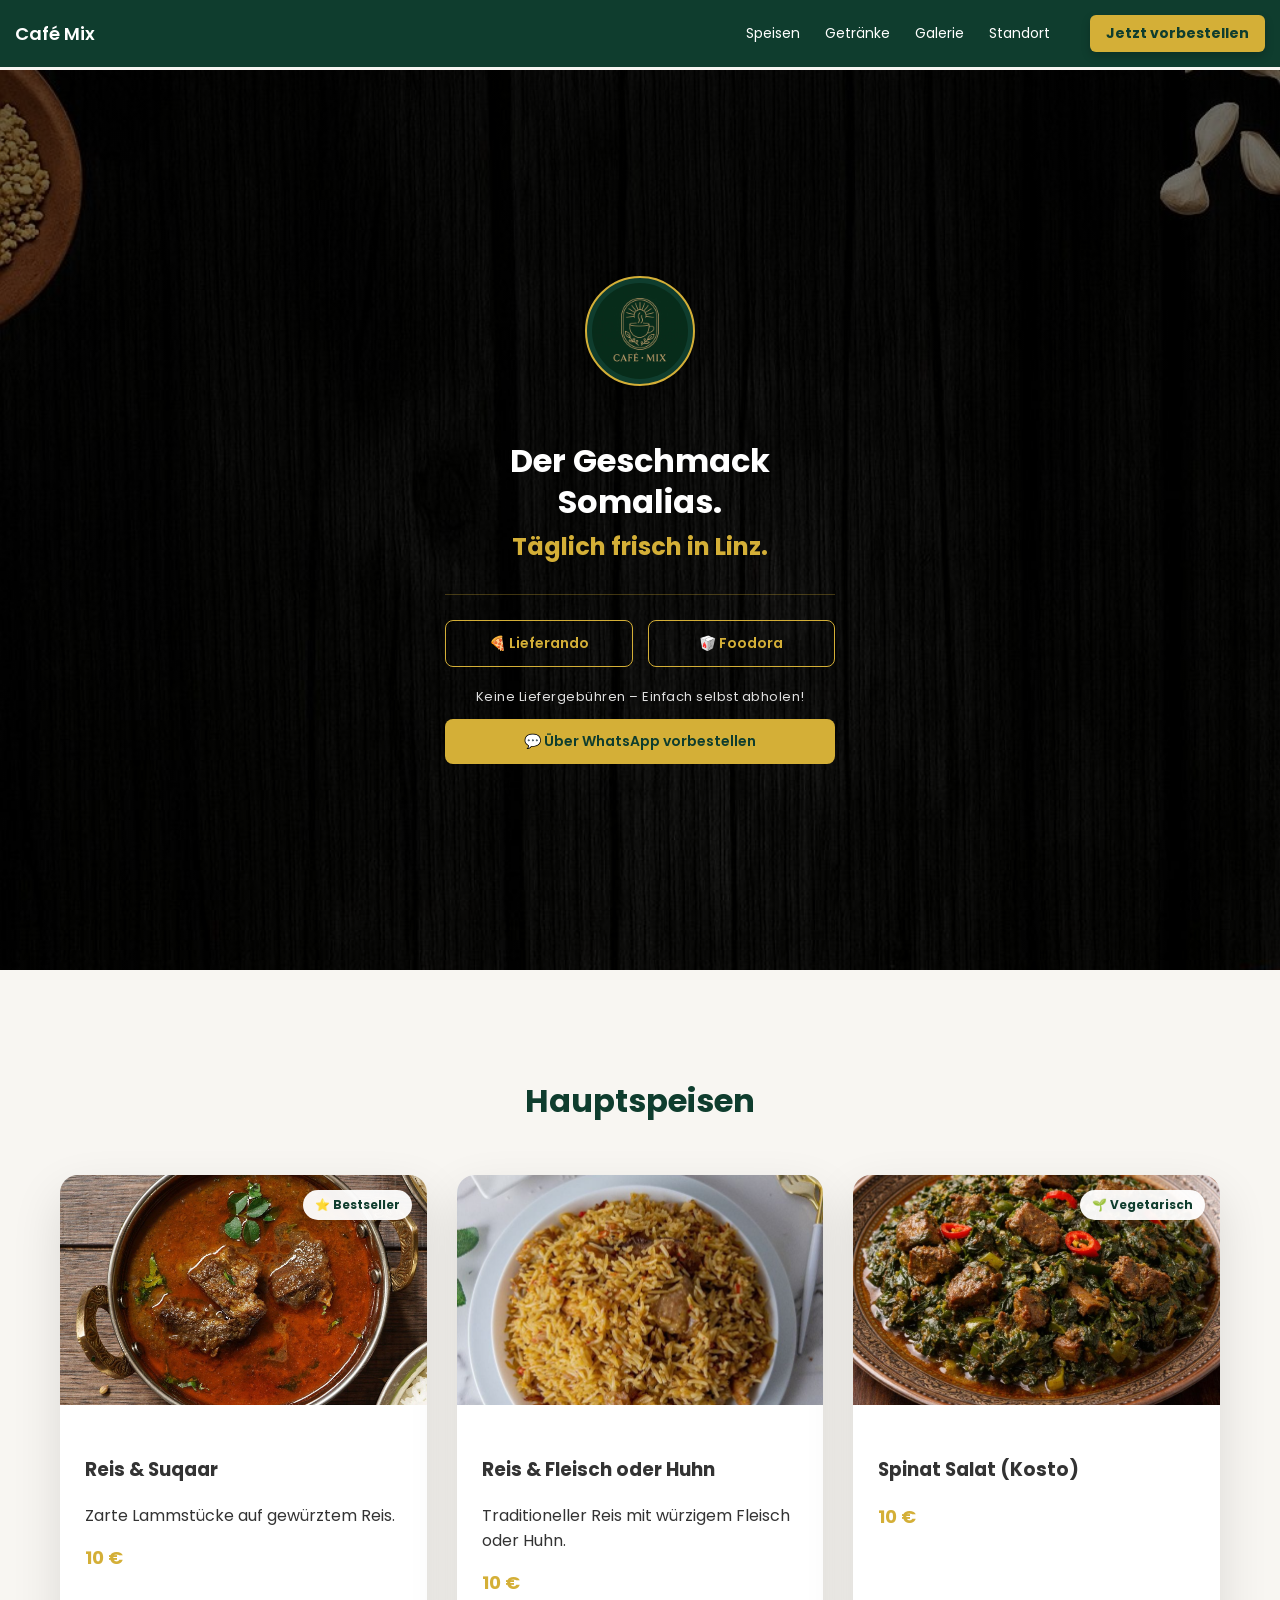
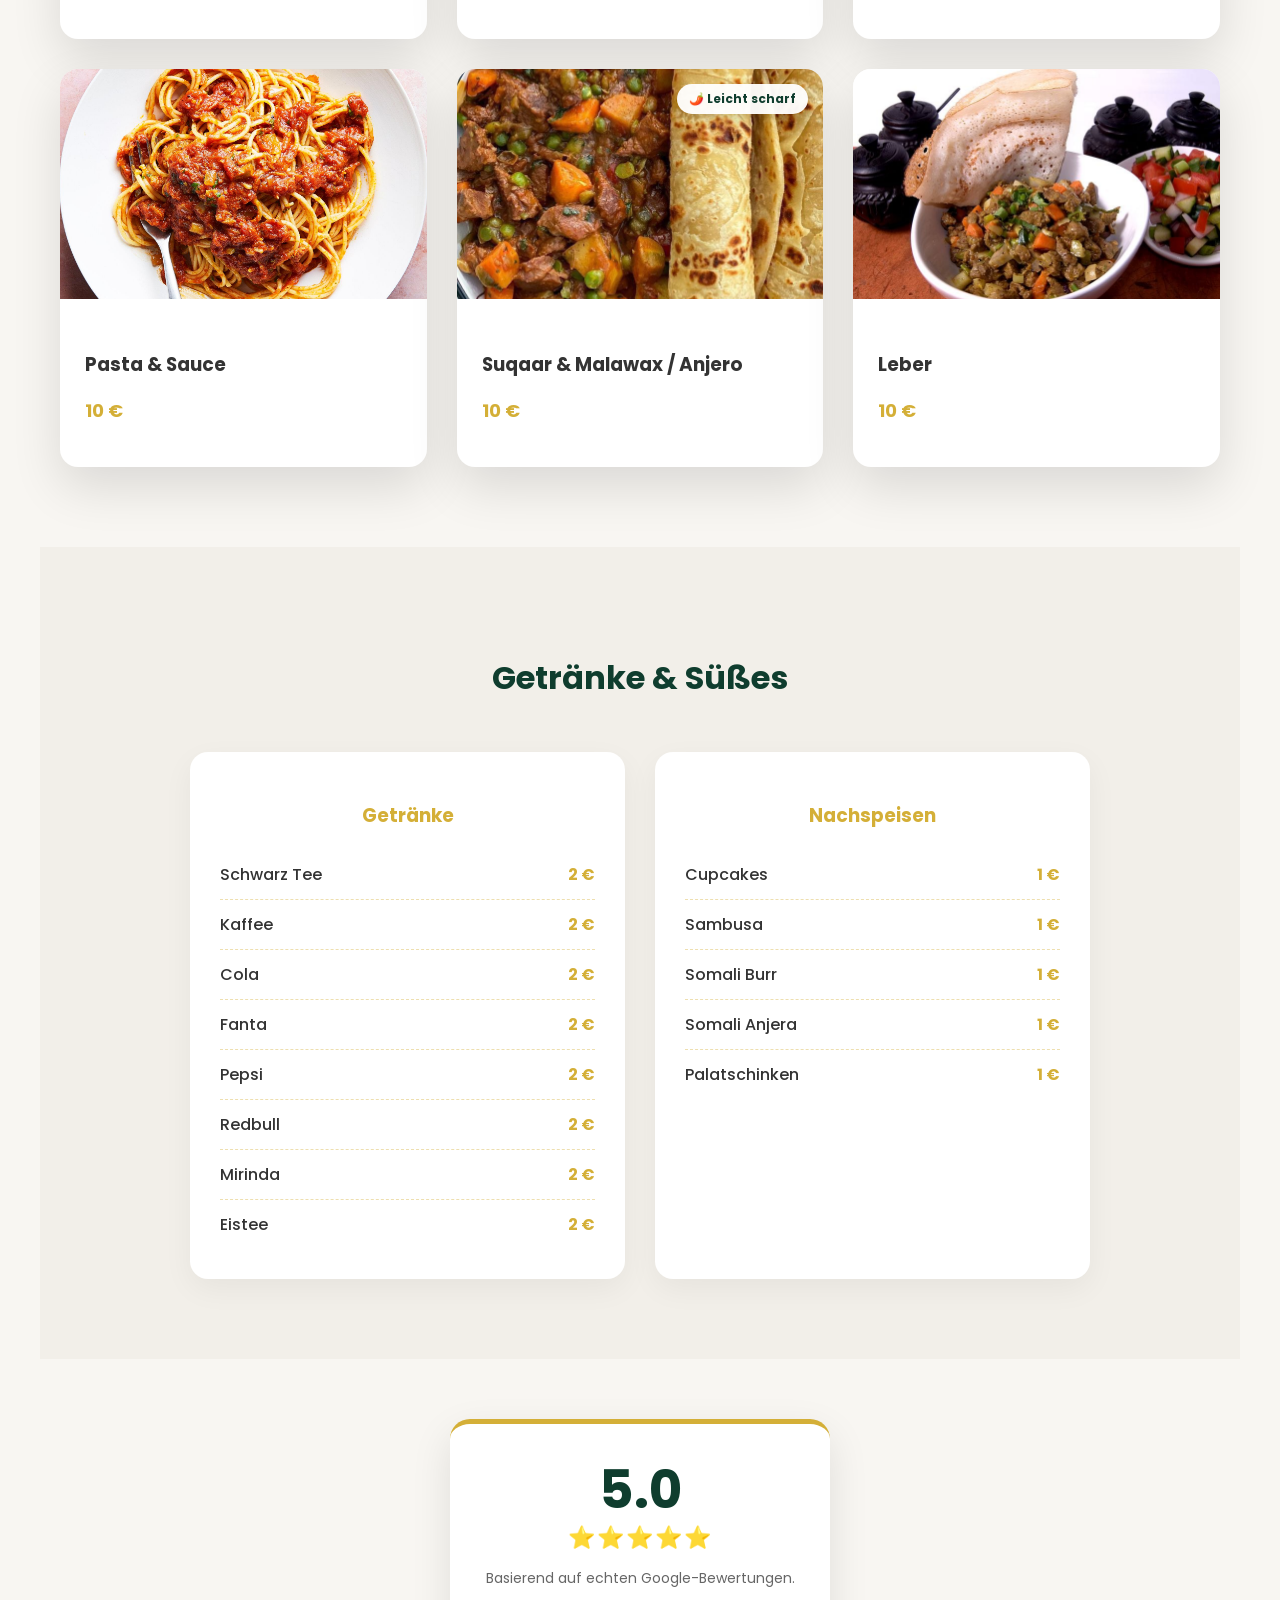
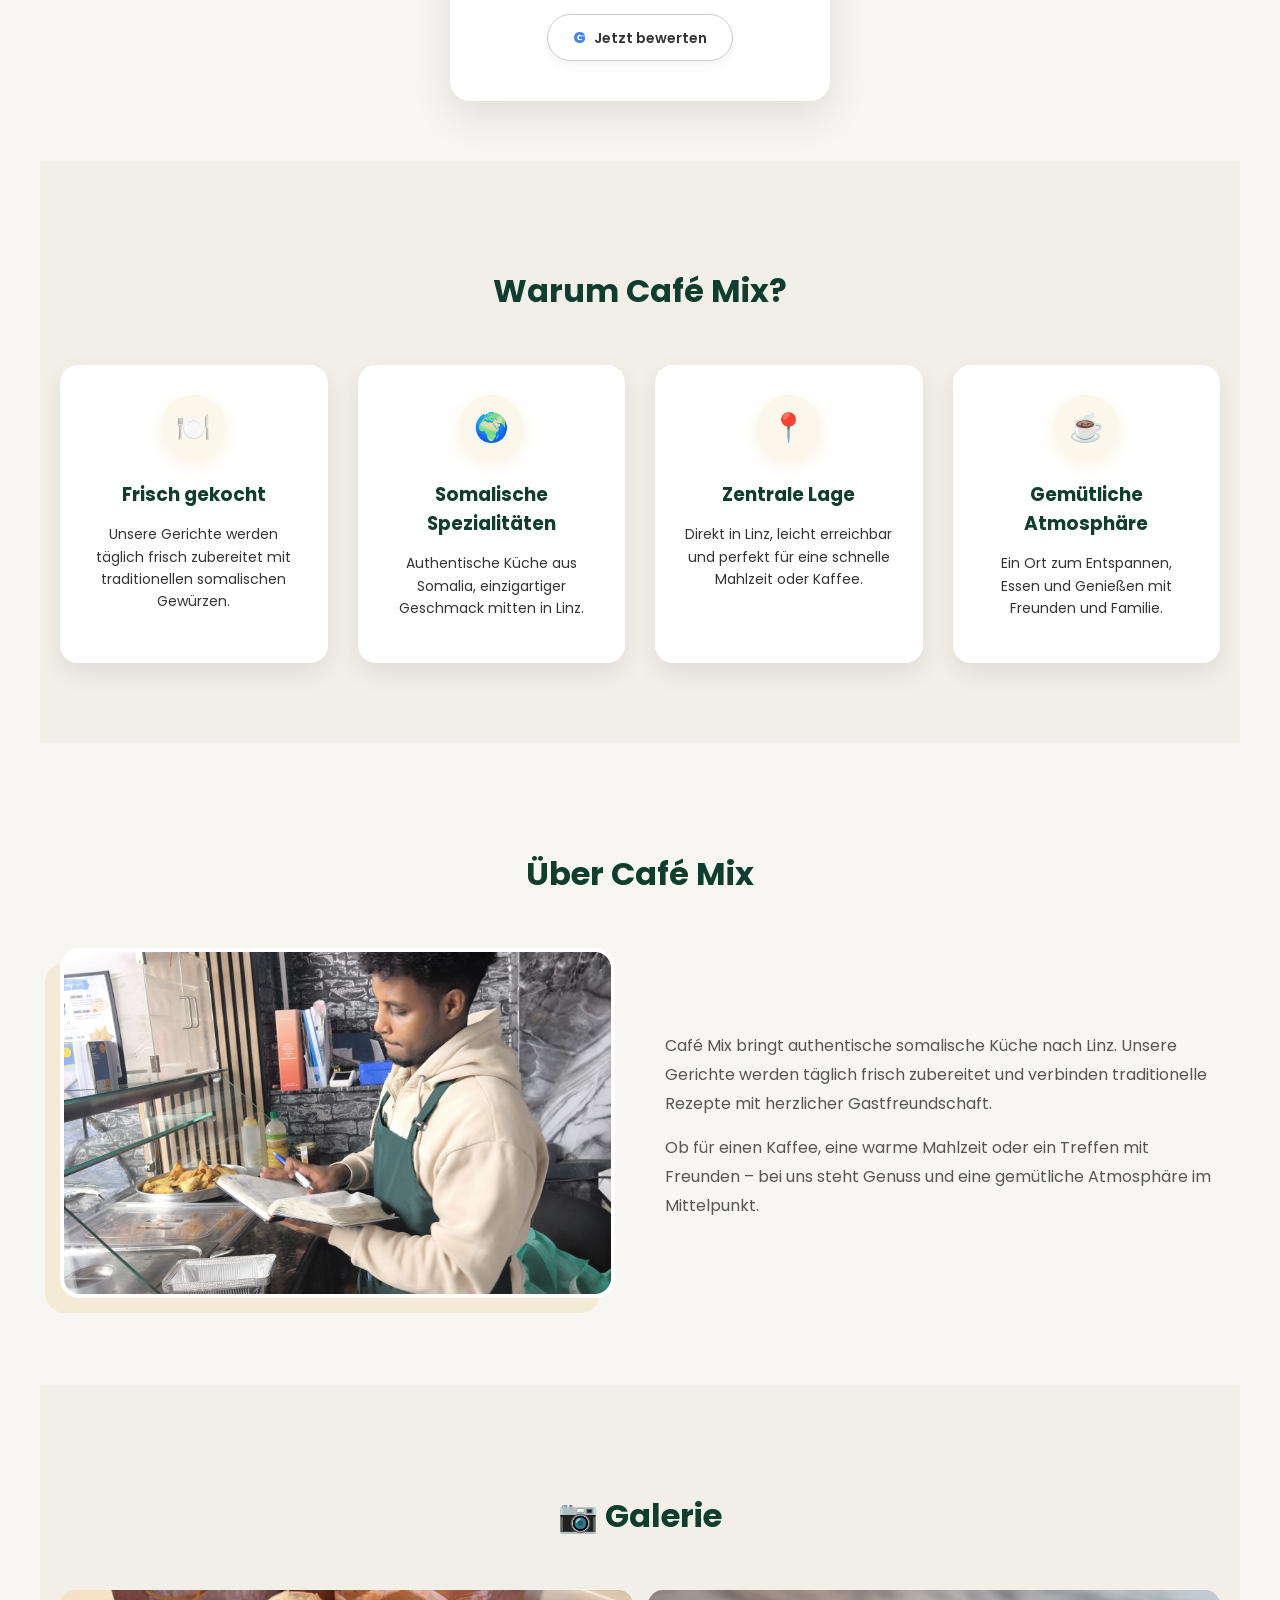
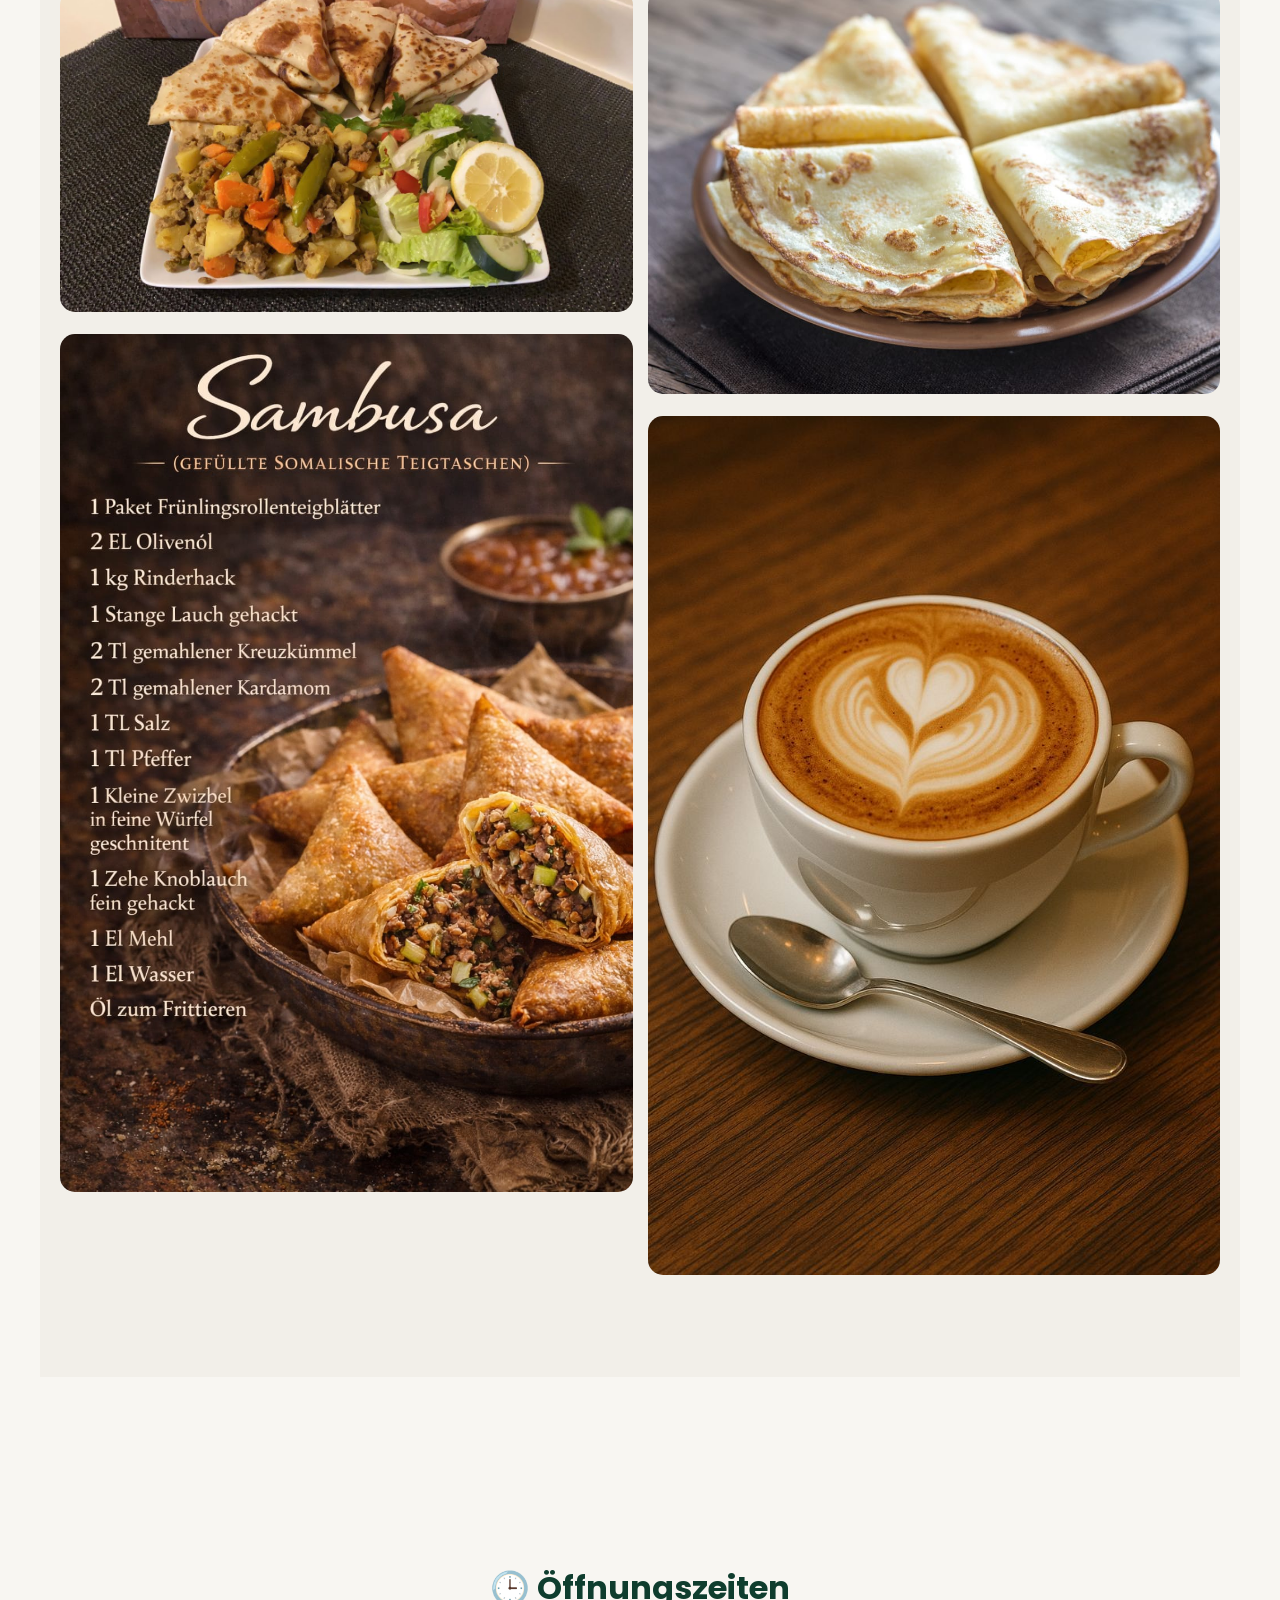
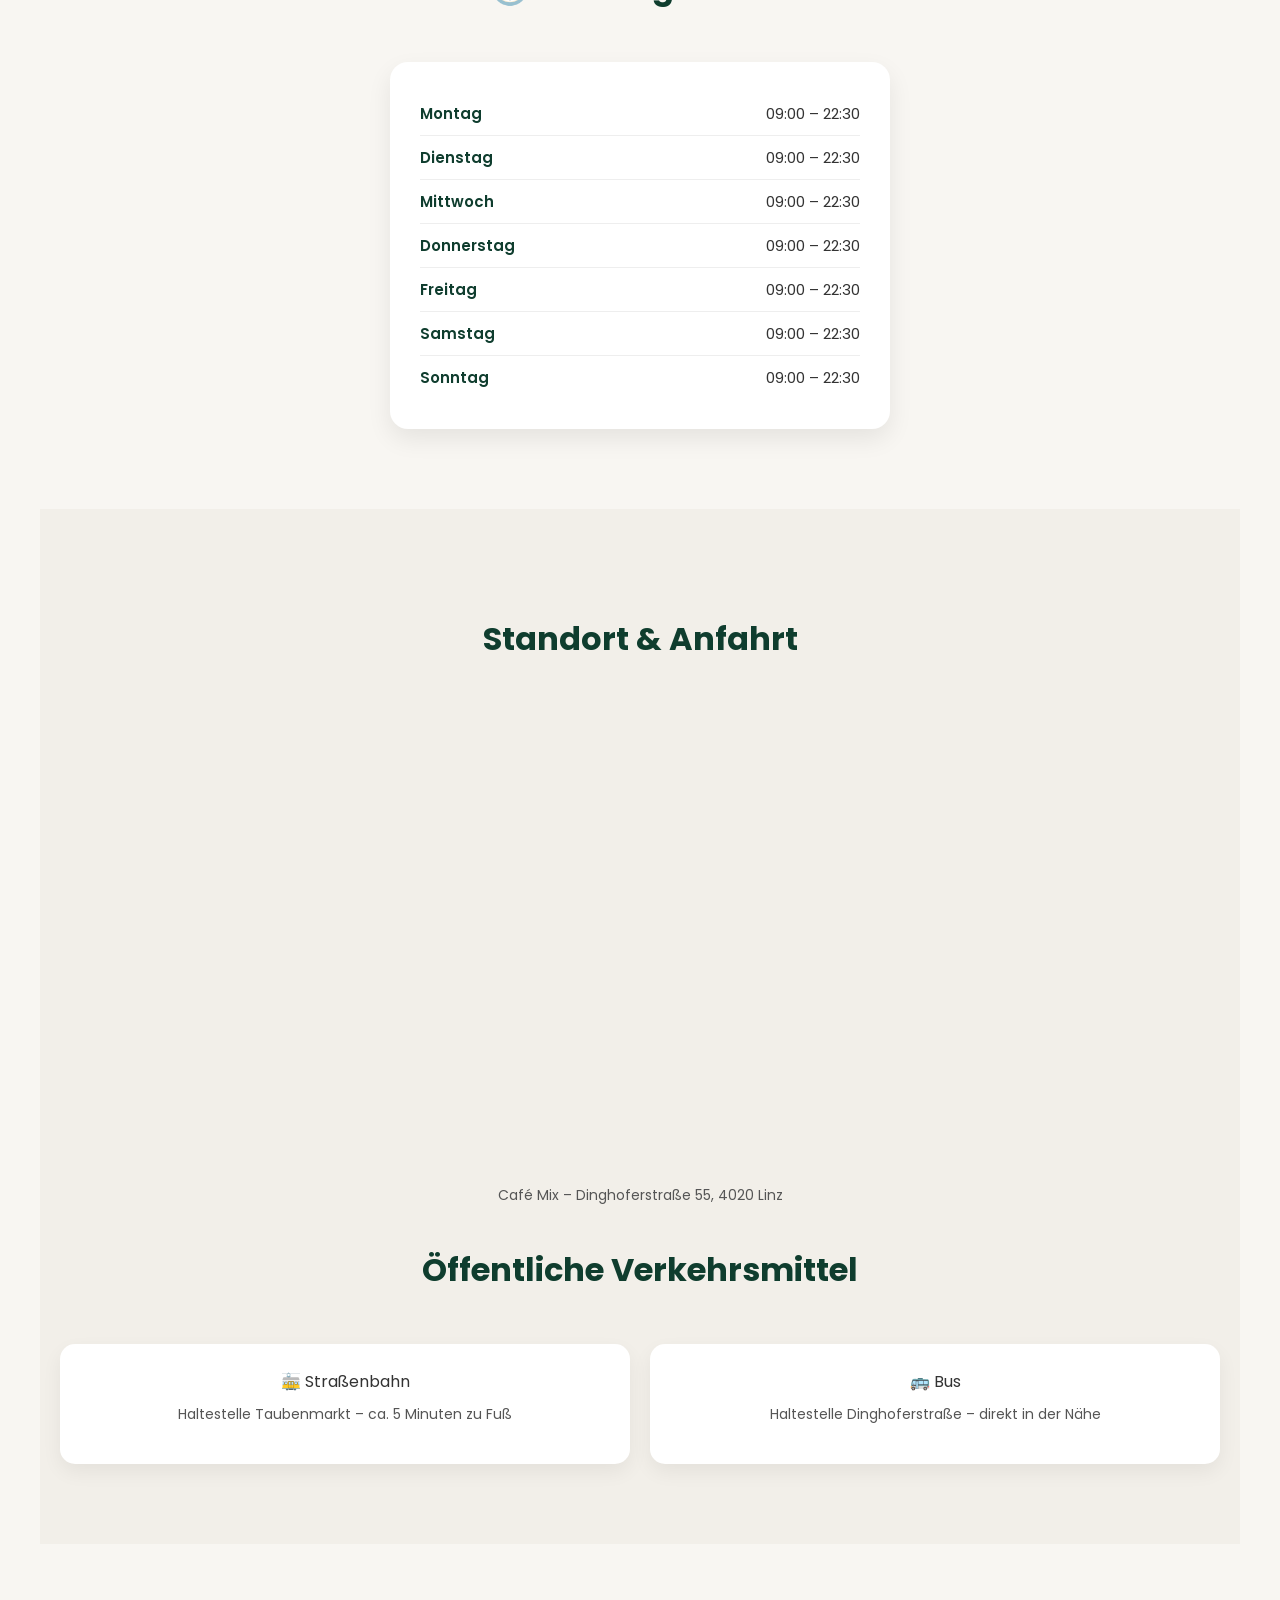
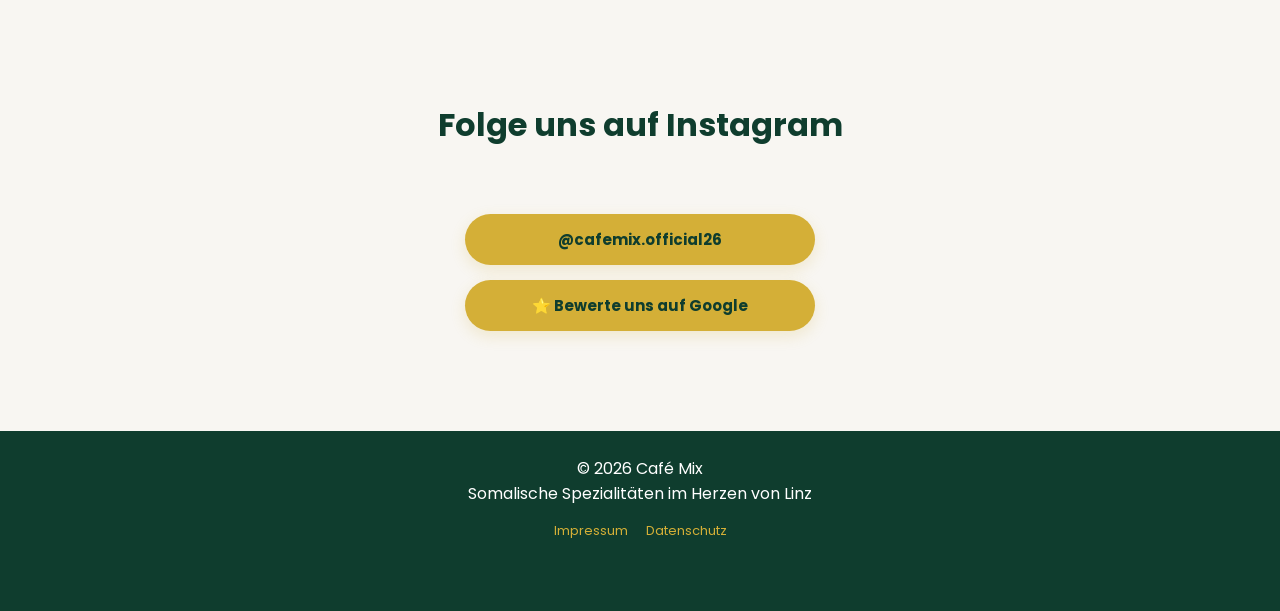
<file: index.html>
<!DOCTYPE html>
<html lang="de">
<head>
<meta charset="UTF-8">
<meta name="viewport" content="width=device-width, initial-scale=1.0">
<title>Café Mix – Somalisches Restaurant in Linz</title>
  
<link href="https://fonts.googleapis.com/css2?family=Poppins:wght@300;400;600;700&display=swap" rel="stylesheet">
<link rel="stylesheet" href="style.css?v=19">
</head>

<body>
  
<nav class="navbar">
  <div class="nav-logo">Café Mix</div>

  <div class="nav-links" id="navLinks">
<a href="#hauptspeisen">Speisen</a>
<a href="#getraenke">Getränke</a>
<a href="#galerie">Galerie</a>
<a href="#standort">Standort</a>
<a href="https://wa.me/436706500848?text=Hallo%20Café%20MIX,%20ich%20würde%20gerne%20Essen%20zum%20Abholen%20vorbestellen!" target="_blank" class="nav-cta">Jetzt vorbestellen</a>
</div>
  
  <div class="burger" onclick="toggleMenu()">
    ☰
  </div>
</nav>

<!-- HERO -->
<section class="hero">
<img src="hero.jpg" class="hero-bg">
<div class="hero-overlay">
<img src="logo.png" alt="Café Mix Logo">

<h1 style="font-size:32px; margin-bottom:25px; line-height:1.3;">Der Geschmack Somalias.<br><span style="color:#d4af37; font-size:24px;">Täglich frisch in Linz.</span></h1>
  
<div class="hero-actions">
<div class="button-group">
<a href="https://www.lieferando.at/speisekarte/cafe-mix-4020" target="_blank" class="btn-custom btn-outline">🍕 Lieferando</a>
<a href="https://www.foodora.at/restaurant/qfzf/cafe-mix" target="_blank" class="btn-custom btn-outline">🥡 Foodora</a>
</div>

<div class="pickup-group">
<p>Keine Liefergebühren – Einfach selbst abholen!</p>
<a href="https://wa.me/436706500848?text=Hallo%20Café%20MIX,%20ich%20würde%20gerne%20Essen%20zum%20Abholen%20vorbestellen!" target="_blank" class="btn-custom btn-gold">💬 Über WhatsApp vorbestellen</a>
</div>
</div>
</div>
  
</section>

<!-- HAUPTSPEISEN -->
<section class="section" id="hauptspeisen">
<h2>Hauptspeisen</h2>
  <div class="menu-grid">

<div class="menu-card">
<span class="badge">⭐ Bestseller</span>
<img src="reis_suqaar.jpg" alt="Somalisch Reis mit Suqaar Lammfleisch Linz">
<div class="menu-content">
<h3>Reis & Suqaar</h3>
<p>Zarte Lammstücke auf gewürztem Reis.</p>
<p class="price">10 €</p>
</div>
</div>

<div class="menu-card">
<img src="reis_fleisch.jpg" alt="Traditioneller somalischer Reis mit Fleisch oder Huhn">
<div class="menu-content">
<h3>Reis & Fleisch oder Huhn</h3>
<p>Traditioneller Reis mit würzigem Fleisch oder Huhn.</p>
<p class="price">10 €</p>
</div>
</div>

<div class="menu-card">
<span class="badge">🌱 Vegetarisch</span>
<img src="spinat.jpg" alt="Somalisch Spinat Salat Kosto">
<div class="menu-content">
<h3>Spinat Salat (Kosto)</h3>
<p class="price">10 €</p>
</div>
</div>

<div class="menu-card">
<img src="pasta.jpg" alt="Pasta mit somalischer Sauce">
<div class="menu-content">
<h3>Pasta & Sauce</h3>
<p class="price">10 €</p>
</div>
</div>

<div class="menu-card">
<span class="badge">🌶️ Leicht scharf</span>
<img src="malawax.jpg" alt="Suqaar Fleisch mit Malawax Anjero">
<div class="menu-content">
<h3>Suqaar & Malawax / Anjero</h3>
<p class="price">10 €</p>
</div>
</div>

<div class="menu-card">
<img src="leber.jpg" alt="Frisch gebratene somalische Leber">
<div class="menu-content">
<h3>Leber</h3>
<p class="price">10 €</p>
</div>
</div>

</div>

</section>

<!-- GETRÄNKE & NACHSPEISEN (Premium Layout) -->
<section class="section" id="getraenke">
  <h2>Getränke & Süßes</h2>
  
  <div class="menu-list-container">
    <div class="menu-list-box">
      <h3 style="text-align: center; color: #d4af37; margin-bottom: 20px;">Getränke</h3>
      <div class="menu-list-item"><span>Schwarz Tee</span><span>2 €</span></div>
      <div class="menu-list-item"><span>Kaffee</span><span>2 €</span></div>
      <div class="menu-list-item"><span>Cola</span><span>2 €</span></div>
      <div class="menu-list-item"><span>Fanta</span><span>2 €</span></div>
      <div class="menu-list-item"><span>Pepsi</span><span>2 €</span></div>
      <div class="menu-list-item"><span>Redbull</span><span>2 €</span></div>
      <div class="menu-list-item"><span>Mirinda</span><span>2 €</span></div>
      <div class="menu-list-item"><span>Eistee</span><span>2 €</span></div>
    </div>

    <div class="menu-list-box">
      <h3 style="text-align: center; color: #d4af37; margin-bottom: 20px;">Nachspeisen</h3>
      <div class="menu-list-item"><span>Cupcakes</span><span>1 €</span></div>
      <div class="menu-list-item"><span>Sambusa</span><span>1 €</span></div>
      <div class="menu-list-item"><span>Somali Burr</span><span>1 €</span></div>
      <div class="menu-list-item"><span>Somali Anjera</span><span>1 €</span></div>
      <div class="menu-list-item"><span>Palatschinken</span><span>1 €</span></div>
    </div>
  </div>
</section>
  
<!-- GOOGLE RATING (Premium Trust Card) -->
<section class="section rating">
  <div class="trust-card">
    <div class="trust-score">5.0</div>
    <div class="trust-stars">⭐⭐⭐⭐⭐</div>
    <p class="trust-text">Basierend auf echten Google-Bewertungen.</p>
    <a href="https://g.page/r/CbWvAvLFb3yIEBM/review" target="_blank" class="trust-btn">
      <span style="font-size: 16px; margin-right: 5px;">G</span> Jetzt bewerten
    </a>
  </div>
</section>
  
<!-- WARUM CAFÉ MIX -->
<section class="section why">
  <h2>Warum Café Mix?</h2>

  <div class="why-grid">
    <div class="why-box">
      <div class="why-icon">🍽️</div>
      <h3>Frisch gekocht</h3>
      <p>Unsere Gerichte werden täglich frisch zubereitet mit traditionellen somalischen Gewürzen.</p>
    </div>

    <div class="why-box">
      <div class="why-icon">🌍</div>
      <h3>Somalische Spezialitäten</h3>
      <p>Authentische Küche aus Somalia, einzigartiger Geschmack mitten in Linz.</p>
    </div>

    <div class="why-box">
      <div class="why-icon">📍</div>
      <h3>Zentrale Lage</h3>
      <p>Direkt in Linz, leicht erreichbar und perfekt für eine schnelle Mahlzeit oder Kaffee.</p>
    </div>

    <div class="why-box">
      <div class="why-icon">☕</div>
      <h3>Gemütliche Atmosphäre</h3>
      <p>Ein Ort zum Entspannen, Essen und Genießen mit Freunden und Familie.</p>
    </div>
  </div>
</section>

  <!--Über Café MIX -->
<section class="section about">

<h2>Über Café Mix</h2>

<div class="about-grid">

<div class="about-image">
<img src="besitzer.jpg" alt="Café Mix Besitzer">
</div>

<div class="about-text">
<p>
Café Mix bringt authentische somalische Küche nach Linz. 
Unsere Gerichte werden täglich frisch zubereitet und verbinden traditionelle 
Rezepte mit herzlicher Gastfreundschaft.
</p>

<p>
Ob für einen Kaffee, eine warme Mahlzeit oder ein Treffen mit Freunden – 
bei uns steht Genuss und eine gemütliche Atmosphäre im Mittelpunkt.
</p>
</div>

</div>

</section>


<!-- GALERIE -->
<section class="section" id="galerie">
<h2>📷 Galerie</h2>
<div class="gallery">
<img src="bild1.jpg">
<img src="bild2.jpg">
<img src="bild3.jpg">
<img src="bild4.jpg">
</div>
</section>

<!-- OEFFNUNGSZEITEN -->
<section class="section hours">

<h2>🕒 Öffnungszeiten</h2>
  
<div class="hours-box">

<div class="hours-row">
<span>Montag</span>
<span>09:00 – 22:30</span>
</div>

<div class="hours-row">
<span>Dienstag</span>
<span>09:00 – 22:30</span>
</div>

<div class="hours-row">
<span>Mittwoch</span>
<span>09:00 – 22:30</span>
</div>

<div class="hours-row">
<span>Donnerstag</span>
<span>09:00 – 22:30</span>
</div>

<div class="hours-row">
<span>Freitag</span>
<span>09:00 – 22:30</span>
</div>

<div class="hours-row">
<span>Samstag</span>
<span>09:00 – 22:30</span>
</div>

<div class="hours-row">
<span>Sonntag</span>
<span>09:00 – 22:30</span>
</div>

</div>

</section>

<!-- MAP -->
<section class="section map" id="standort">
<h2>Standort & Anfahrt</h2>
<iframe src="https://www.google.com/maps?q=Dinghoferstraße+55,+4020+Linz&output=embed"></iframe>
<p class="location-text">
Café Mix – Dinghoferstraße 55, 4020 Linz
</p>
<div class="transport">

<h2>Öffentliche Verkehrsmittel</h2>
  
<div class="transport-grid">

<div class="transport-box">
🚋 Straßenbahn  
<p>Haltestelle Taubenmarkt – ca. 5 Minuten zu Fuß</p>
</div>

<div class="transport-box">
🚌 Bus  
<p>Haltestelle Dinghoferstraße – direkt in der Nähe</p>
</div>

</div>

</div>
</section>

<!-- INSTAGRAM -->
<section class="section instagram">
<h2>Folge uns auf Instagram</h2>
<a href="https://instagram.com/cafemix.official26" target="_blank">@cafemix.official26</a>
  
<a href="https://g.page/r/CbWvAvLFb3yIEBM/review" target="_blank" class="review-btn">
⭐ Bewerte uns auf Google
</a>
  
</section>

  

<footer>
  © 2026 Café Mix<br>
  Somalische Spezialitäten im Herzen von Linz<br>
  <div style="margin-top: 15px; font-size: 13px;">
    <a href="impressum.html" style="color: #d4af37; text-decoration: none; margin-right: 15px;">Impressum</a>
    <a href="datenschutz.html" style="color: #d4af37; text-decoration: none;">Datenschutz</a>
  </div>
</footer>

<script>
const cards = document.querySelectorAll('.menu-card');
const observer = new IntersectionObserver(entries=>{
entries.forEach(entry=>{
if(entry.isIntersecting){
entry.target.classList.add('show');
}
});
});
cards.forEach(card=>{
observer.observe(card);
});
const sections = document.querySelectorAll('.section');

const sectionObserver = new IntersectionObserver(entries=>{
entries.forEach(entry=>{
if(entry.isIntersecting){
entry.target.classList.add('show');
}
});
});

sections.forEach(section=>{
sectionObserver.observe(section);
});
function toggleMenu(){
const nav = document.getElementById("navLinks");
nav.classList.toggle("active");
}

document.querySelectorAll(".nav-links a").forEach(link=>{
link.addEventListener("click",()=>{
document.getElementById("navLinks").classList.remove("active");
});
});
</script>

<div class="mobile-bar">
  <a href="tel:+436706500848">📞 Anrufen</a>
  <a href="https://wa.me/436706500848?text=Hallo%20Café%20MIX,%20ich%20würde%20gerne%20Essen%20zum%20Abholen%20vorbestellen!" target="_blank" style="color: #25D366;">💬 WhatsApp</a>
  <a href="https://www.google.com/maps/dir/?api=1&destination=Dinghoferstraße+55+Linz" target="_blank">📍 Route</a>
</div>
  
</body>
</html>
</file>
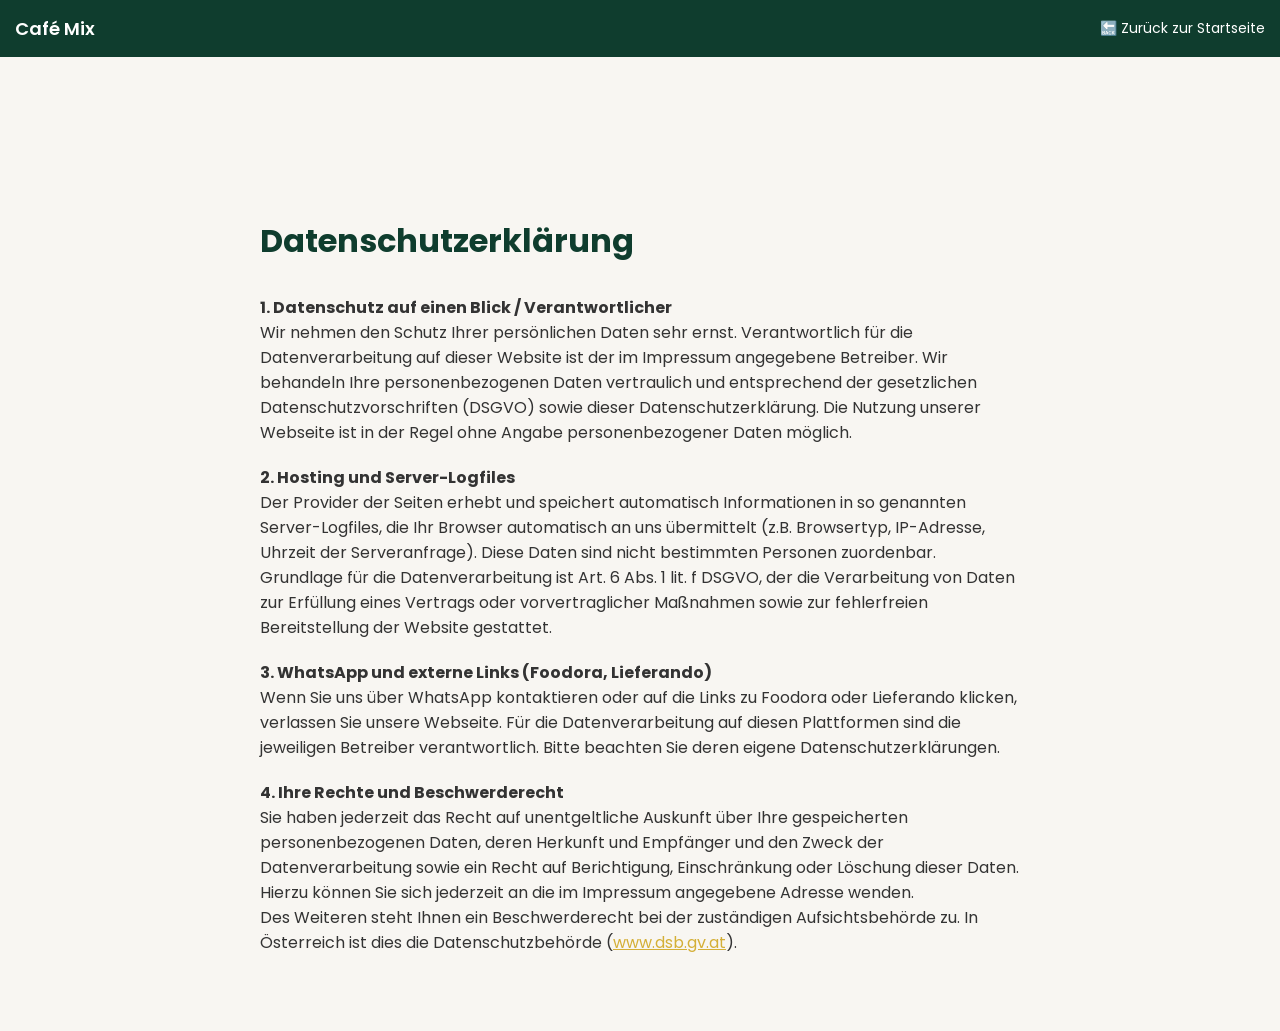
<file: datenschutz.html>
<!DOCTYPE html>
<html lang="de">
<head>
<meta charset="UTF-8">
<meta name="viewport" content="width=device-width, initial-scale=1.0">
<title>Datenschutzerklärung – Café Mix</title>
<link href="https://fonts.googleapis.com/css2?family=Poppins:wght@300;400;600;700&display=swap" rel="stylesheet">
<link rel="stylesheet" href="style.css?v=3">
<style>
  /* Sicherheits-Code: Zwingt den Text IMMER sichtbar zu sein */
  .safe-text {
    opacity: 1 !important;
    visibility: visible !important;
    transform: none !important;
  }
</style>
</head>
<body class="safe-text">

<nav class="navbar">
  <div class="nav-logo">Café Mix</div>
  <div class="nav-links" style="display: flex;">
    <a href="index.html">🔙 Zurück zur Startseite</a>
  </div>
</nav>

<div style="padding: 120px 20px 60px 20px; max-width: 800px; margin: auto; text-align: left; color: #333;" class="safe-text">
  <h2 style="text-align: left; margin-bottom: 30px;">Datenschutzerklärung</h2>
  
  <p><strong>1. Datenschutz auf einen Blick / Verantwortlicher</strong><br>
  Wir nehmen den Schutz Ihrer persönlichen Daten sehr ernst. Verantwortlich für die Datenverarbeitung auf dieser Website ist der im Impressum angegebene Betreiber. Wir behandeln Ihre personenbezogenen Daten vertraulich und entsprechend der gesetzlichen Datenschutzvorschriften (DSGVO) sowie dieser Datenschutzerklärung. Die Nutzung unserer Webseite ist in der Regel ohne Angabe personenbezogener Daten möglich.</p>

  <p style="margin-top: 20px;"><strong>2. Hosting und Server-Logfiles</strong><br>
  Der Provider der Seiten erhebt und speichert automatisch Informationen in so genannten Server-Logfiles, die Ihr Browser automatisch an uns übermittelt (z.B. Browsertyp, IP-Adresse, Uhrzeit der Serveranfrage). Diese Daten sind nicht bestimmten Personen zuordenbar. Grundlage für die Datenverarbeitung ist Art. 6 Abs. 1 lit. f DSGVO, der die Verarbeitung von Daten zur Erfüllung eines Vertrags oder vorvertraglicher Maßnahmen sowie zur fehlerfreien Bereitstellung der Website gestattet.</p>

  <p style="margin-top: 20px;"><strong>3. WhatsApp und externe Links (Foodora, Lieferando)</strong><br>
  Wenn Sie uns über WhatsApp kontaktieren oder auf die Links zu Foodora oder Lieferando klicken, verlassen Sie unsere Webseite. Für die Datenverarbeitung auf diesen Plattformen sind die jeweiligen Betreiber verantwortlich. Bitte beachten Sie deren eigene Datenschutzerklärungen.</p>

  <p style="margin-top: 20px;"><strong>4. Ihre Rechte und Beschwerderecht</strong><br>
  Sie haben jederzeit das Recht auf unentgeltliche Auskunft über Ihre gespeicherten personenbezogenen Daten, deren Herkunft und Empfänger und den Zweck der Datenverarbeitung sowie ein Recht auf Berichtigung, Einschränkung oder Löschung dieser Daten. Hierzu können Sie sich jederzeit an die im Impressum angegebene Adresse wenden.<br>
  Des Weiteren steht Ihnen ein Beschwerderecht bei der zuständigen Aufsichtsbehörde zu. In Österreich ist dies die Datenschutzbehörde (<a href="https://www.dsb.gv.at" target="_blank" style="color: #d4af37;">www.dsb.gv.at</a>).</p>
</div>

</body>
</html>
</file>
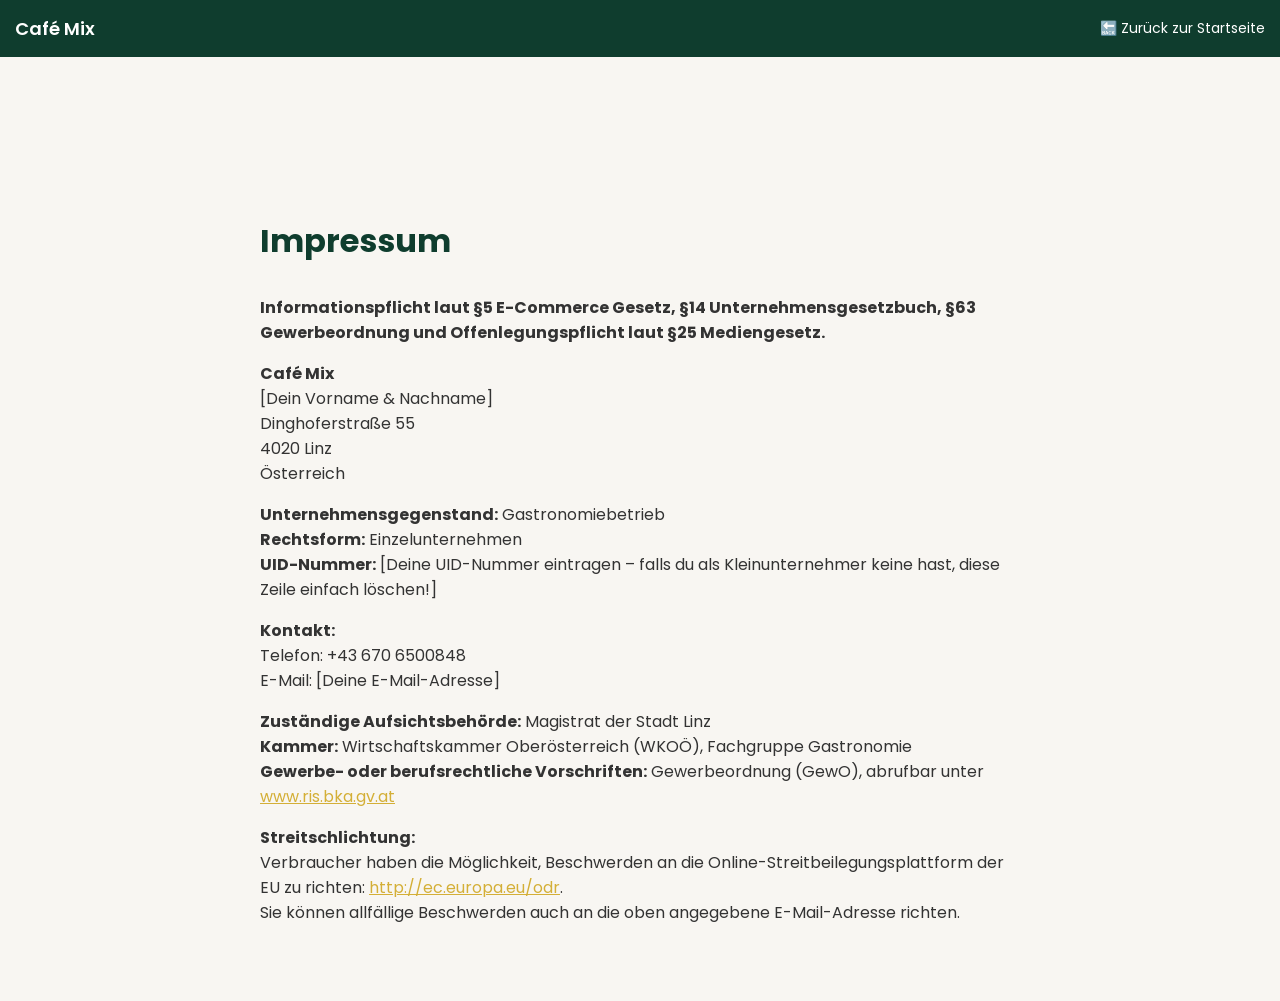
<file: impressum.html>
<!DOCTYPE html>
<html lang="de">
<head>
<meta charset="UTF-8">
<meta name="viewport" content="width=device-width, initial-scale=1.0">
<title>Impressum – Café Mix</title>
<link href="https://fonts.googleapis.com/css2?family=Poppins:wght@300;400;600;700&display=swap" rel="stylesheet">
<link rel="stylesheet" href="style.css?v=3">
<style>
  /* Sicherheits-Code: Zwingt den Text IMMER sichtbar zu sein */
  .safe-text {
    opacity: 1 !important;
    visibility: visible !important;
    transform: none !important;
  }
</style>
</head>
<body class="safe-text">

<nav class="navbar">
  <div class="nav-logo">Café Mix</div>
  <div class="nav-links" style="display: flex;">
    <a href="index.html">🔙 Zurück zur Startseite</a>
  </div>
</nav>

<div style="padding: 120px 20px 60px 20px; max-width: 800px; margin: auto; text-align: left; color: #333;" class="safe-text">
  <h2 style="text-align: left; margin-bottom: 30px;">Impressum</h2>
  
  <p><strong>Informationspflicht laut §5 E-Commerce Gesetz, §14 Unternehmensgesetzbuch, §63 Gewerbeordnung und Offenlegungspflicht laut §25 Mediengesetz.</strong></p>
  
  <p>
  <strong>Café Mix</strong><br>
  [Dein Vorname & Nachname]<br>
  Dinghoferstraße 55<br>
  4020 Linz<br>
  Österreich
  </p>

  <p>
  <strong>Unternehmensgegenstand:</strong> Gastronomiebetrieb<br>
  <strong>Rechtsform:</strong> Einzelunternehmen<br>
  <strong>UID-Nummer:</strong> [Deine UID-Nummer eintragen – falls du als Kleinunternehmer keine hast, diese Zeile einfach löschen!]
  </p>
  
  <p>
  <strong>Kontakt:</strong><br>
  Telefon: +43 670 6500848<br>
  E-Mail: [Deine E-Mail-Adresse]
  </p>
  
  <p>
  <strong>Zuständige Aufsichtsbehörde:</strong> Magistrat der Stadt Linz<br>
  <strong>Kammer:</strong> Wirtschaftskammer Oberösterreich (WKOÖ), Fachgruppe Gastronomie<br>
  <strong>Gewerbe- oder berufsrechtliche Vorschriften:</strong> Gewerbeordnung (GewO), abrufbar unter <a href="https://www.ris.bka.gv.at" target="_blank" style="color: #d4af37;">www.ris.bka.gv.at</a>
  </p>
  
  <p>
  <strong>Streitschlichtung:</strong><br>
  Verbraucher haben die Möglichkeit, Beschwerden an die Online-Streitbeilegungsplattform der EU zu richten: <a href="http://ec.europa.eu/odr" target="_blank" style="color: #d4af37;">http://ec.europa.eu/odr</a>.<br>
  Sie können allfällige Beschwerden auch an die oben angegebene E-Mail-Adresse richten.
  </p>
</div>

</body>
</html>
</file>
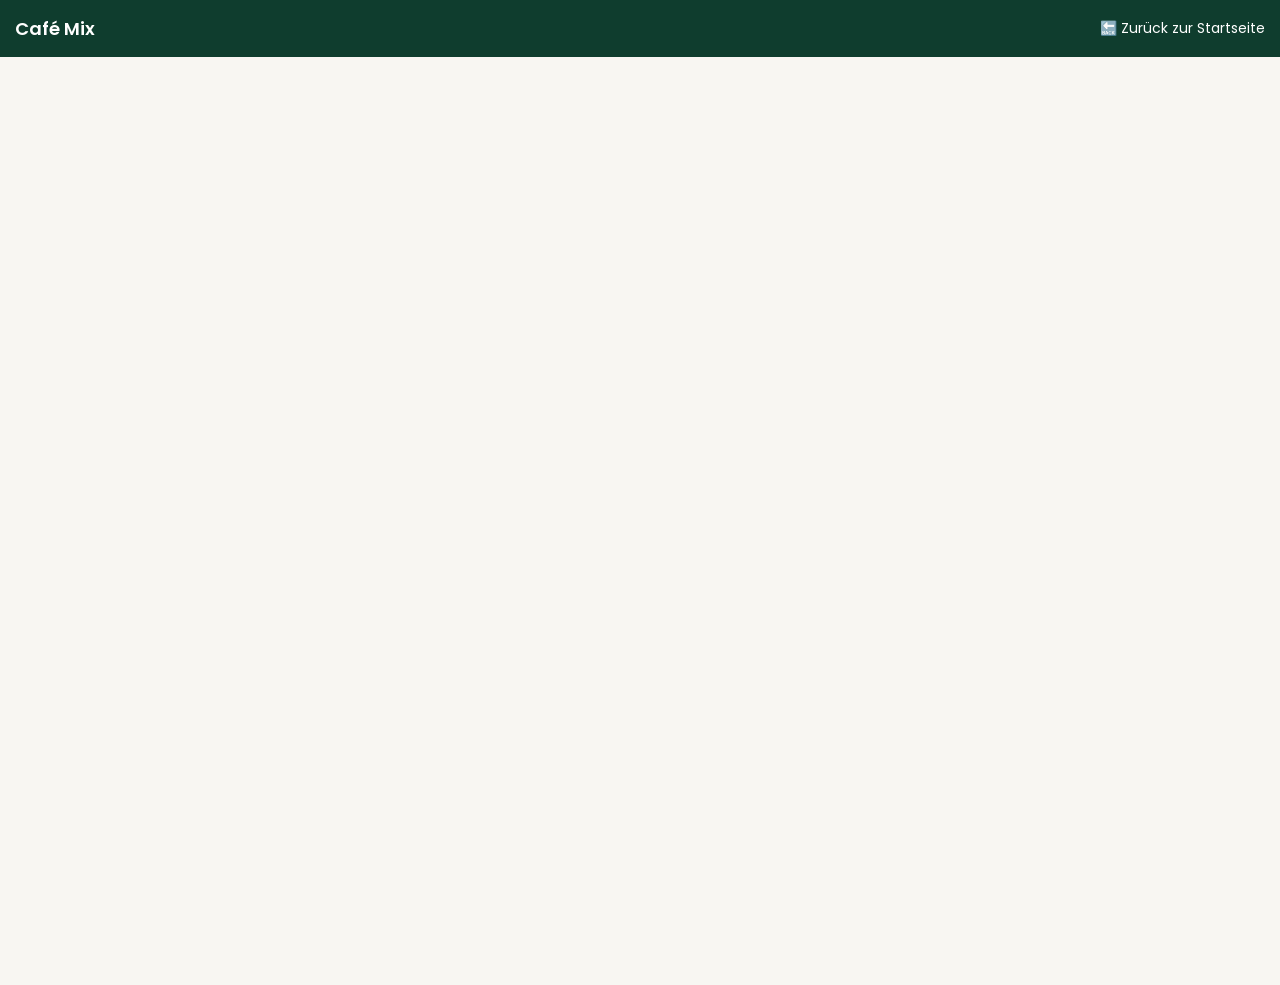
<file: impressung.html>
<!DOCTYPE html>
<html lang="de">
<head>
<meta charset="UTF-8">
<meta name="viewport" content="width=device-width, initial-scale=1.0">
<title>Impressum – Café Mix</title>
<link href="https://fonts.googleapis.com/css2?family=Poppins:wght@300;400;600;700&display=swap" rel="stylesheet">
<link rel="stylesheet" href="style.css?v=2">
</head>
<body>

<nav class="navbar">
  <div class="nav-logo">Café Mix</div>
  <div class="nav-links">
    <a href="index.html">🔙 Zurück zur Startseite</a>
  </div>
</nav>

<section class="section" style="margin-top: 50px; text-align: left; max-width: 800px;">
  <h2>Impressum</h2>
  
  <p><strong>Informationspflicht laut §5 E-Commerce Gesetz, §14 Unternehmensgesetzbuch, §63 Gewerbeordnung und Offenlegungspflicht laut §25 Mediengesetz.</strong></p>
  
  <p>
  <strong>Café Mix</strong><br>
  [Dein Vorname & Nachname]<br>
  Dinghoferstraße 55<br>
  4020 Linz<br>
  Österreich
  </p>
  
  <p>
  <strong>Kontakt:</strong><br>
  Telefon: +43 670 6500848<br>
  E-Mail: [Deine E-Mail-Adresse, z.B. info@cafemix.at]
  </p>
  
  <p>
  <strong>Zuständige Aufsichtsbehörde:</strong> Magistrat der Stadt Linz<br>
  <strong>Kammer:</strong> Wirtschaftskammer Oberösterreich (WKOÖ), Fachgruppe Gastronomie<br>
  <strong>Gewerbe- oder berufsrechtliche Vorschriften:</strong> Gewerbeordnung (GewO)<br>
  <strong>Rechtsform:</strong> Einzelunternehmen
  </p>
  
  <p>
  <strong>Streitschlichtung:</strong><br>
  Verbraucher haben die Möglichkeit, Beschwerden an die Online-Streitbeilegungsplattform der EU zu richten: <a href="http://ec.europa.eu/odr" target="_blank">http://ec.europa.eu/odr</a>.<br>
  Sie können allfällige Beschwerde auch an die oben angegebene E-Mail-Adresse richten.
  </p>
</section>

</body>
</html>
</file>
<file: style.css>
* {
box-sizing: border-box;
}
body {
margin: 0;
font-family: 'Poppins', sans-serif;
background: #f8f6f2;
color: #333;
scroll-behavior: smooth;
padding-top: 70px;
padding-bottom: 60px;
overflow-x: hidden;
}

/* ===== NAVBAR ===== */
.navbar {
position: fixed;
top: 0;
left: 0;
width: 100%;
background: #0f3d2e;
color: white;
display: flex;
justify-content: space-between;
align-items: center;
padding: 15px;
z-index: 1000;
}
.nav-logo {
font-weight: 600;
font-size: 18px;
}
.nav-links {
display: flex;
gap: 25px;
align-items: center;
}
.nav-links a {
color: white;
text-decoration: none;
font-size: 14px;
transition: 0.3s;
}
.nav-links a:hover {
color: #d4af37;
}
.burger {
  display: none;
  font-size: 22px; /* Etwas dezenter */
  cursor: pointer;
  color: #d4af37; /* In edlem Gold */
  border: 1px solid rgba(212, 175, 55, 0.5); /* Zarter Goldrahmen */
  padding: 6px 14px;
  border-radius: 8px; /* Elegant abgerundet */
  background: rgba(255, 255, 255, 0.05); /* Minimaler Schimmer */
  transition: all 0.3s ease;
}

.burger:active {
  transform: scale(0.92); /* Knopf drückt sich beim Tippen leicht rein */
  background: rgba(212, 175, 55, 0.2); /* Gold leuchtet beim Klicken auf */
}

/* PREMIUM UPGRADES: NAV-BUTTON */
.nav-cta {
background: #d4af37;
color: #0f3d2e !important;
padding: 8px 16px;
border-radius: 6px;
font-weight: 700;
margin-left: 15px;
box-shadow: 0 4px 10px rgba(0,0,0,0.2);
}
.nav-cta:hover {
background: #f1d37a;
transform: translateY(-2px);
}

/* ===== HERO ===== */
.hero {
position: relative;
height: 100vh;
min-height: 800px;
overflow: hidden;
display: flex;
align-items: center;
justify-content: center;
}
.hero::before {
content: "";
position: absolute;
top: 0;
left: 0;
width: 100%;
height: 100%;
background: linear-gradient(to bottom, rgba(0,0,0,0.6), rgba(0,0,0,0.3));
z-index: 1;
}
.hero img.hero-bg {
position: absolute;
top: 0;
left: 0;
width: 100%;
height: 100%;
object-fit: cover;
display: block;
z-index: 0;
}

/* HERO BOX (Unsichtbar für Premium-Look auf dunklem Holz) */
.hero-overlay {
position: relative;
z-index: 2;
text-align: center;
color: white;
background: transparent; /* Box unsichtbar gemacht */
backdrop-filter: none; /* Blur-Effekt entfernt */
padding: 40px 30px;
width: 90%;
max-width: 450px;
box-shadow: none; /* Schatten entfernt */
animation: fadeUp 0.9s ease-out forwards;
will-change: transform, opacity;
}

/* RUNDES LUXUS LOGO */
.hero-overlay img {
width: 110px;
height: 110px;
margin-bottom: 20px;
border-radius: 50%;
border: 2px solid #d4af37;
background: #0f3d2e;
object-fit: contain;
padding: 5px;
box-shadow: 0 5px 15px rgba(0,0,0,0.3);
}
.hero-overlay h1 {
font-size: 42px;
line-height: 1.1;
}

/* --- EDLE BESTELL-BUTTONS --- */
.hero-actions {
margin-top: 30px;
border-top: 1px solid rgba(212,175,55,0.3);
padding-top: 25px;
}
.button-group {
display: flex;
gap: 15px;
justify-content: center;
margin-bottom: 20px;
}
.btn-custom {
padding: 12px 20px;
border-radius: 8px;
font-size: 14px;
font-weight: 600;
text-decoration: none !important;
transition: all 0.3s ease;
display: inline-flex;
align-items: center;
justify-content: center;
}
.btn-outline {
border: 1px solid #d4af37;
color: #d4af37 !important;
background: transparent;
flex: 1;
}
.btn-outline:hover {
background: #d4af37;
color: #0f3d2e !important;
box-shadow: 0 5px 15px rgba(212,175,55,0.4);
transform: translateY(-2px);
}
.pickup-group p {
font-size: 13px;
color: #e0e0e0;
margin-bottom: 12px;
letter-spacing: 0.5px;
}
.btn-gold {
background: #d4af37;
color: #0f3d2e !important;
width: 100%;
}
.btn-gold:hover {
background: #f1d37a;
transform: translateY(-2px);
box-shadow: 0 8px 20px rgba(212,175,55,0.4);
}


/* ===== SECTIONS (Allgemein) ===== */
.section {
padding: 80px 20px;
max-width: 1200px;
margin: auto;
opacity: 0;
transform: translateY(50px);
transition: 1s ease;
}
.section.show {
opacity: 1;
transform: translateY(0);
}
.section:nth-child(even) {
background: #f2efe9;
}
h2 {
text-align: center;
color: #0f3d2e;
margin-bottom: 50px;
font-size: 32px;
}

/* ===== SPEISEKARTE (Grid & Badges) ===== */
.menu-grid {
display: grid;
grid-template-columns: repeat(auto-fit, minmax(320px, 1fr));
gap: 30px;
}
.menu-card {
background: white;
border-radius: 18px;
overflow: hidden;
box-shadow: 0 20px 50px rgba(0,0,0,0.12);
transition: 0.35s;
opacity: 0;
transform: translateY(40px);
position: relative; /* Für die Badges */
}
.menu-card.show {
opacity: 1;
transform: translateY(0);
}
.menu-card:hover {
transform: translateY(-10px);
box-shadow: 0 25px 60px rgba(0,0,0,0.18);
}
.menu-card img {
width: 100%;
height: 230px;
object-fit: cover;
}
.menu-content {
padding: 25px;
}
.price {
color: #d4af37;
font-weight: 700;
font-size: 18px;
margin-top: 10px;
}
.badge {
position: absolute;
top: 15px;
right: 15px;
background: rgba(255,255,255,0.95);
padding: 6px 12px;
border-radius: 20px;
font-size: 12px;
font-weight: 700;
color: #0f3d2e;
box-shadow: 0 4px 15px rgba(0,0,0,0.2);
z-index: 2;
pointer-events: none;
}

/* TEXT MENÜ (Getränke & Nachspeisen) */
.text-menu {
display: grid;
grid-template-columns: repeat(auto-fit, minmax(250px, 1fr));
gap: 20px;
}
.text-item {
background: white;
padding: 20px;
border-radius: 15px;
box-shadow: 0 8px 20px rgba(0,0,0,0.06);
transition: 0.3s;
}
.text-item:hover {
transform: translateY(-4px);
}

/* ===== ÜBRIGE BEREICHE ===== */
.gallery {
columns: 2;
column-gap: 15px;
}
.gallery img {
width: 100%;
margin-bottom: 15px;
border-radius: 15px;
transition: 0.4s;
}
.gallery img:hover {
transform: scale(1.05);
}

.map iframe {
width: 100%;
height: 450px;
border: 0;
border-radius: 15px;
}
.location-text {
text-align: center;
margin-top: 15px;
font-size: 14px;
color: #555;
}

.instagram {
text-align: center;
margin-top: 50px;
}
/* PREMIUM SOCIAL BUTTONS */
.instagram {
  display: flex;
  flex-direction: column;
  align-items: center;
  gap: 15px;
  margin-top: 50px;
}
.instagram a, .review-btn {
  display: inline-flex;
  align-items: center;
  justify-content: center;
  padding: 14px 35px;
  background: #d4af37;
  color: #0f3d2e;
  text-decoration: none;
  border-radius: 50px; /* Edle Pillenform */
  font-weight: 700;
  font-size: 15px;
  transition: all 0.3s ease;
  box-shadow: 0 5px 15px rgba(212, 175, 55, 0.2);
  width: 90%;
  max-width: 350px;
}
.instagram a:hover, .review-btn:hover {
  transform: translateY(-3px);
  background: #f1d37a;
  box-shadow: 0 8px 25px rgba(212, 175, 55, 0.4);
}
/* WHY SECTION */
.why-grid {
display: grid;
grid-template-columns: repeat(auto-fit, minmax(250px, 1fr));
gap: 30px;
}
.why-box {
background: white;
padding: 30px;
border-radius: 18px;
text-align: center;
box-shadow: 0 10px 25px rgba(0,0,0,0.08);
transition: 0.3s;
}
.why-box:hover {
transform: translateY(-6px);
}
.why-box h3 {
color: #0f3d2e;
margin-bottom: 10px;
}
.why-box p {
font-size: 14px;
line-height: 1.6;
}

/* ABOUT SECTION */
.about-grid {
display: grid;
grid-template-columns: 1fr 1fr;
gap: 50px;
align-items: center;
margin-top: 50px;
}
.about-text {
font-size: 16px;
line-height: 1.8;
color: #555;
}

/* ABOUT IMAGE PREMIUM FRAME */
.about-image img {
  width: 100%;
  height: 350px;
  object-fit: cover;
  border-radius: 20px;
  border: 4px solid white; /* Eleganter weißer Bilderrahmen */
  box-shadow: -15px 15px 0 rgba(212, 175, 55, 0.15); /* Versetzter goldener Schatten */
  transition: 0.4s ease;
}
.about-image img:hover {
  transform: translate(5px, -5px);
  box-shadow: -20px 20px 0 rgba(212, 175, 55, 0.2);
}

/* GOOGLE RATING */
.rating {
text-align: center;
padding: 60px 20px;
}
.rating-score {
font-size: 22px;
font-weight: 600;
color: #0f3d2e;
margin-bottom: 10px;
}
.rating-stars {
font-size: 28px;
color: #d4af37;
margin-bottom: 10px;
}
.rating-count {
font-size: 14px;
opacity: 0.8;
}

/* OEFFNUNGSZEITEN */
.hours-box {
max-width: 500px;
margin: auto;
background: white;
padding: 30px;
border-radius: 18px;
box-shadow: 0 10px 25px rgba(0,0,0,0.08);
}
.hours-row {
display: flex;
justify-content: space-between;
padding: 10px 0;
border-bottom: 1px solid #eee;
font-size: 15px;
}
.hours-row:last-child {
border-bottom: none;
}
.hours-row span:first-child {
font-weight: 600;
color: #0f3d2e;
}
.hours {
margin-top: 80px;
}

/* ANFAHRT */
.transport {
margin-top: 40px;
text-align: center;
}
.transport-grid {
display: grid;
grid-template-columns: repeat(auto-fit, minmax(250px, 1fr));
gap: 20px;
margin-top: 20px;
}
.transport-box {
background: white;
padding: 25px;
border-radius: 15px;
box-shadow: 0 8px 20px rgba(0,0,0,0.06);
font-size: 16px;
}
.transport-box p {
font-size: 14px;
margin-top: 10px;
color: #555;
}

footer {
background: #0f3d2e;
color: white;
text-align: center;
padding: 25px 20px 70px 20px;
margin-top: 20px;
}

@keyframes fadeUp {
0% { opacity: 0; transform: translateY(40px); }
100% { opacity: 1; transform: translateY(0); }
}

/* =========================================
   PREMIUM UPGRADES (MENÜ, RATING, ICONS) 
   ========================================= */

/* 1. Edles Listen-Menü (Getränke & Nachspeisen) */
.menu-list-container {
  display: grid;
  grid-template-columns: repeat(auto-fit, minmax(300px, 1fr));
  gap: 30px;
  max-width: 900px;
  margin: 0 auto;
}
.menu-list-box {
  background: white;
  padding: 30px;
  border-radius: 18px;
  box-shadow: 0 10px 30px rgba(0,0,0,0.05);
}
.menu-list-item {
  display: flex;
  justify-content: space-between;
  padding: 12px 0;
  border-bottom: 1px dashed rgba(212, 175, 55, 0.4);
  font-size: 16px;
  font-weight: 500;
}
.menu-list-item:last-child {
  border-bottom: none;
}
.menu-list-item span:last-child {
  color: #d4af37;
  font-weight: 700;
}

/* 2. Google Trust Card */
.trust-card {
  max-width: 380px;
  margin: 0 auto;
  background: white;
  padding: 40px 30px;
  border-radius: 20px;
  box-shadow: 0 15px 40px rgba(0,0,0,0.1);
  text-align: center;
  border-top: 5px solid #d4af37; /* Eleganter goldener Balken oben */
}
.trust-score {
  font-size: 52px;
  font-weight: 700;
  color: #0f3d2e;
  line-height: 1;
  margin-bottom: 5px;
}
.trust-stars {
  font-size: 22px;
  letter-spacing: 2px;
  margin-bottom: 10px;
}
.trust-text {
  color: #666;
  font-size: 14px;
  margin-bottom: 25px;
}
.trust-btn {
  display: inline-block;
  background: white;
  color: #333;
  padding: 10px 25px;
  border-radius: 50px;
  text-decoration: none;
  font-weight: 600;
  font-size: 14px;
  transition: 0.3s;
  border: 1px solid #ccc;
  box-shadow: 0 4px 10px rgba(0,0,0,0.05);
}
.trust-btn:hover {
  background: #f8f6f2;
  transform: translateY(-2px);
  box-shadow: 0 6px 15px rgba(0,0,0,0.1);
}
.trust-btn span {
  color: #4285F4; /* Das offizielle Google-Blau für das "G" */
  font-weight: 800;
}

/* 3. Elegante Icons (Warum Café Mix) */
.why-icon {
  width: 65px;
  height: 65px;
  background: rgba(212, 175, 55, 0.1); /* Zarter goldener Hintergrund */
  color: #d4af37;
  font-size: 28px;
  display: flex;
  align-items: center;
  justify-content: center;
  border-radius: 50%;
  margin: 0 auto 20px auto;
  box-shadow: 0 5px 15px rgba(212, 175, 55, 0.15);
}

/* ===== MOBILE ACTION BAR (Unten am Handy) ===== */
.mobile-bar {
position: fixed;
bottom: 0;
left: 0;
width: 100%;
background: #0f3d2e;
display: none; /* Standard für PC = unsichtbar */
z-index: 999;
height: 60px;
}
.mobile-bar a {
flex: 1;
text-align: center;
padding: 0 10px;
color: white;
text-decoration: none;
font-weight: 600;
border-right: 1px solid rgba(255,255,255,0.2);
display: flex;
align-items: center;
justify-content: center;
white-space: nowrap;
font-size: 14px;
height: 100%;
}
.mobile-bar a:last-child {
border-right: none;
}

/* =========================================
   PROFI-ANPASSUNGEN NUR FÜR HANDYS 
   ========================================= */
@media (max-width: 768px) {
  
  /* --- 1. DAS EDLE BURGER-ICON --- */
  .burger { 
    display: block; 
    font-size: 22px; 
    color: #d4af37; 
    border: 1px solid rgba(212, 175, 55, 0.5); 
    padding: 4px 10px; 
    border-radius: 8px; 
    background: rgba(255, 255, 255, 0.05); 
  }

  /* --- 2. DAS PREMIUM DROPDOWN-MENÜ --- */
  .nav-links { display: none; }
  .nav-links.active {
    display: flex;
    flex-direction: column;
    position: absolute;
    top: 60px; /* Klebt direkt unter der Leiste */
    left: 0;
    width: 100%;
    background: #0f3d2e;
    padding: 20px 0 30px 0;
    text-align: center;
    border-top: 1px solid rgba(212, 175, 55, 0.3);
    box-shadow: 0 15px 25px rgba(0,0,0,0.5); /* Starker Schatten */
    border-bottom-left-radius: 20px; /* Runde Ecken unten */
    border-bottom-right-radius: 20px;
  }
  
  /* Handy-Überschriften eleganter machen */
  h2 {
    font-size: 26px; /* Etwas kleiner für perfekte Passform */
    margin-bottom: 30px;
  }
  .section {
    padding: 60px 15px; /* Etwas weniger leerer Raum am Rand */
  }
  
  .nav-cta {
    margin: 15px auto 0 auto !important; 
    width: 80%;
    display: block; 
  }

  .about-grid { grid-template-columns: 1fr; }
  .mobile-bar { display: flex; }

  /* --- HERO-BOX --- */
  .hero {
    min-height: auto; 
    height: 100vh;
    height: 100dvh; 
    padding-bottom: 80px; 
  }
  .hero-overlay {
    margin-top: -100px; /* Hier habe ich die Box etwas sanfter positioniert */
    padding: 30px 15px; 
    width: 92%; 
  }
  .hero-overlay img {
    width: 90px;
    height: 90px;
    margin-bottom: 15px;
  }
  .hero-overlay h1 {
    font-size: 26px !important;
    margin-bottom: 15px !important; 
  }
  .hero-overlay h1 span {
    font-size: 20px !important;
  }
  .hero-actions {
    margin-top: 15px;
    padding-top: 15px;
  }
  .btn-custom {
    padding: 10px 12px;
    font-size: 13px;
  }
}
/* --- VORSCHLAGHAMMER: Handy-Leiste auf PC verstecken --- */
@media (min-width: 769px) {
.mobile-bar { display: none !important; }
body { padding-bottom: 0 !important; }
}
</file>
